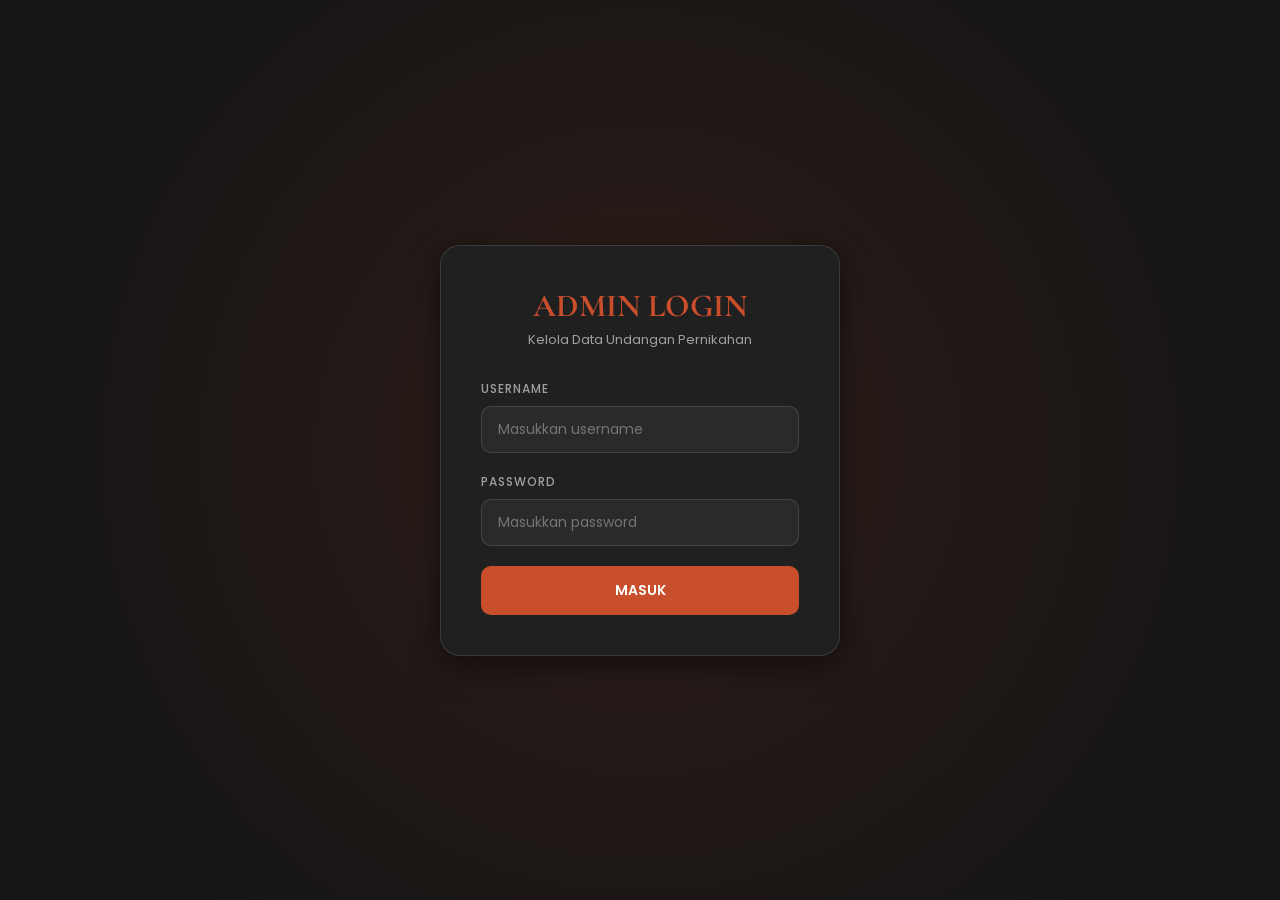
<file: dashboard.html>
<!doctype html>
<html lang="id">
  <head>
    <meta charset="UTF-8" />
    <meta name="viewport" content="width=device-width, initial-scale=1.0" />
    <title>Dashboard Admin - Fazl & Nadya Wedding</title>
    <link rel="preconnect" href="https://fonts.googleapis.com" />
    <link rel="preconnect" href="https://fonts.gstatic.com" crossorigin />
    <link
      href="https://fonts.googleapis.com/css2?family=Cormorant+Garamond:wght@600&family=Poppins:wght@300;400;500;600&display=swap"
      rel="stylesheet" />
    <link rel="stylesheet" href="dashboard.css" />
  </head>
  <body>
    <!-- ================= HALAMAN LOGIN ================= -->
    <div id="loginView" class="login-container">
      <div class="login-card">
        <h2>ADMIN LOGIN</h2>
        <p>Kelola Data Undangan Pernikahan</p>
        <form id="loginForm">
          <div class="form-group">
            <label for="username">Username</label>
            <input
              type="text"
              id="username"
              placeholder="Masukkan username"
              required />
          </div>
          <div class="form-group">
            <label for="password">Password</label>
            <input
              type="password"
              id="password"
              placeholder="Masukkan password"
              required />
          </div>
          <button type="submit" class="btn-primary">MASUK</button>
          <div id="loginError" class="error-msg">
            Username atau Password salah!
          </div>
        </form>
      </div>
    </div>

    <!-- ================= DASHBOARD UTAMA ================= -->
    <div id="dashboardView" class="dashboard-container" style="display: none">
      <!-- SIDEBAR -->
      <aside class="sidebar">
        <div class="sidebar-brand">
          <h2>Fazl & Nadya</h2>
          <small>Wedding Admin Panel</small>
        </div>
        <nav class="sidebar-menu">
          <button class="nav-btn active" onclick="switchTab('pengantin')">
            📌 Pengantin & Utama
          </button>
          <button class="nav-btn" onclick="switchTab('detail')">
            👤 Detail Pasangan
          </button>
          <button class="nav-btn" onclick="switchTab('story')">
            📖 Love Story
          </button>
          <button class="nav-btn" onclick="switchTab('lokasi')">
            📍 Lokasi & Media
          </button>
          <button class="nav-btn" onclick="switchTab('ucapan')">
            💌 Daftar Ucapan
          </button>
        </nav>
        <button class="btn-logout" onclick="logout()">LOGOUT</button>
      </aside>

      <!-- CONTENT AREA -->
      <main class="main-content">
        <!-- HEADER -->
        <header class="topbar">
          <h1 id="pageTitle">Pengantin & Informasi Utama</h1>
          <a href="index.html" target="_blank" class="btn-preview"
            >🔗 Lihat Landing Page</a
          >
        </header>

        <form id="adminDataForm">
          <!-- TAB 1: PENGANTIN & UTAMA -->
          <section id="tab-pengantin" class="tab-content active">
            <div class="card">
              <h3>Nama Pasangan Utama</h3>
              <div class="form-grid">
                <div class="form-group">
                  <label>Nama Pria (Panggilan)</label>
                  <input type="text" id="groomShort" name="groomShort" />
                </div>
                <div class="form-group">
                  <label>Nama Wanita (Panggilan)</label>
                  <input type="text" id="brideShort" name="brideShort" />
                </div>
              </div>
            </div>

            <div class="card">
              <h3>Waktu & Countdown Acara</h3>
              <div class="form-grid">
                <div class="form-group">
                  <label>Tanggal (HH)</label>
                  <input
                    type="text"
                    id="eventDay"
                    name="eventDay"
                    placeholder="12" />
                </div>
                <div class="form-group">
                  <label>Bulan (BB)</label>
                  <input
                    type="text"
                    id="eventMonth"
                    name="eventMonth"
                    placeholder="12" />
                </div>
                <div class="form-group">
                  <label>Tahun (TTTT)</label>
                  <input
                    type="text"
                    id="eventYear"
                    name="eventYear"
                    placeholder="2027" />
                </div>
                <div class="form-group">
                  <label>Target Countdown (YYYY-MM-DD HH:MM:SS)</label>
                  <input
                    type="text"
                    id="countdownTarget"
                    name="countdownTarget"
                    placeholder="2027-12-12 09:00:00" />
                </div>
              </div>
            </div>
          </section>

          <!-- TAB 2: DETAIL PASANGAN -->
          <section id="tab-detail" class="tab-content">
            <div class="card">
              <h3>Detail Pengantin Pria (Groom)</h3>
              <div class="form-group">
                <label>Nama Lengkap & Gelar</label>
                <input type="text" id="groomFull" name="groomFull" />
              </div>
              <div class="form-group">
                <label>Tanggal Lahir</label>
                <input type="text" id="groomBirth" name="groomBirth" />
              </div>
              <div class="form-group">
                <label>Nama Orang Tua</label>
                <input type="text" id="groomParents" name="groomParents" />
              </div>
              <div class="form-group">
                <label>Kutipan / Quote</label>
                <textarea id="groomQuote" name="groomQuote" rows="3"></textarea>
              </div>
            </div>

            <div class="card">
              <h3>Detail Pengantin Wanita (Bride)</h3>
              <div class="form-group">
                <label>Nama Lengkap & Gelar</label>
                <input type="text" id="brideFull" name="brideFull" />
              </div>
              <div class="form-group">
                <label>Tanggal Lahir</label>
                <input type="text" id="brideBirth" name="brideBirth" />
              </div>
              <div class="form-group">
                <label>Nama Orang Tua</label>
                <input type="text" id="brideParents" name="brideParents" />
              </div>
              <div class="form-group">
                <label>Kutipan / Quote</label>
                <textarea id="brideQuote" name="brideQuote" rows="3"></textarea>
              </div>
            </div>
          </section>

          <!-- TAB 3: LOVE STORY -->
          <section id="tab-story" class="tab-content">
            <div class="card">
              <h3>Story 1: Pertemuan Pertama</h3>
              <div class="form-group">
                <label>Judul & Tahun</label>
                <input type="text" id="story1Title" name="story1Title" />
              </div>
              <div class="form-group">
                <label>Deskripsi Singkat</label>
                <textarea id="story1Text" name="story1Text" rows="2"></textarea>
              </div>
            </div>

            <div class="card">
              <h3>Story 2: Perjalanan</h3>
              <div class="form-group">
                <label>Judul & Tahun</label>
                <input type="text" id="story2Title" name="story2Title" />
              </div>
              <div class="form-group">
                <label>Deskripsi Singkat</label>
                <textarea id="story2Text" name="story2Text" rows="2"></textarea>
              </div>
            </div>

            <div class="card">
              <h3>Story 3: Awal Selamanya</h3>
              <div class="form-group">
                <label>Judul & Tahun</label>
                <input type="text" id="story3Title" name="story3Title" />
              </div>
              <div class="form-group">
                <label>Deskripsi Singkat</label>
                <textarea id="story3Text" name="story3Text" rows="2"></textarea>
              </div>
            </div>
          </section>

          <!-- TAB 4: LOKASI & MEDIA -->
          <section id="tab-lokasi" class="tab-content">
            <div class="card">
              <h3>Lokasi Acara</h3>
              <div class="form-group">
                <label>Link Google Maps</label>
                <input type="text" id="mapsUrl" name="mapsUrl" />
              </div>
              <div class="form-group">
                <label>Teks Tombol Hadiah / Cashless</label>
                <textarea
                  id="cashlessText"
                  name="cashlessText"
                  rows="2"></textarea>
              </div>
            </div>
          </section>

          <!-- ACTION BUTTON -->
          <div class="save-bar" id="saveBar">
            <button type="submit" class="btn-save">💾 SIMPAN PERUBAHAN</button>
          </div>
        </form>

        <!-- TAB 5: DAFTAR UCAPAN (GUESTBOOK) -->
        <section id="tab-ucapan" class="tab-content">
          <div class="card">
            <div class="card-header-flex">
              <h3>Pesan & Ucapan Tamu</h3>
              <button class="btn-danger-sm" onclick="clearAllWishes()">
                Hapus Semua Pesan
              </button>
            </div>
            <div class="table-responsive">
              <table class="data-table">
                <thead>
                  <tr>
                    <th>No</th>
                    <th>Nama Tamu</th>
                    <th>Pesan / Ucapan</th>
                    <th>Aksi</th>
                  </tr>
                </thead>
                <tbody id="wishesTableBody">
                  <!-- Data ucapan diisi lewat JS -->
                </tbody>
              </table>
            </div>
          </div>
        </section>
      </main>
    </div>

    <!-- TOAST NOTIFICATION -->
    <div id="toast" class="toast">Data berhasil disimpan!</div>

    <script src="dashboard.js"></script>
  </body>
</html>
</file>
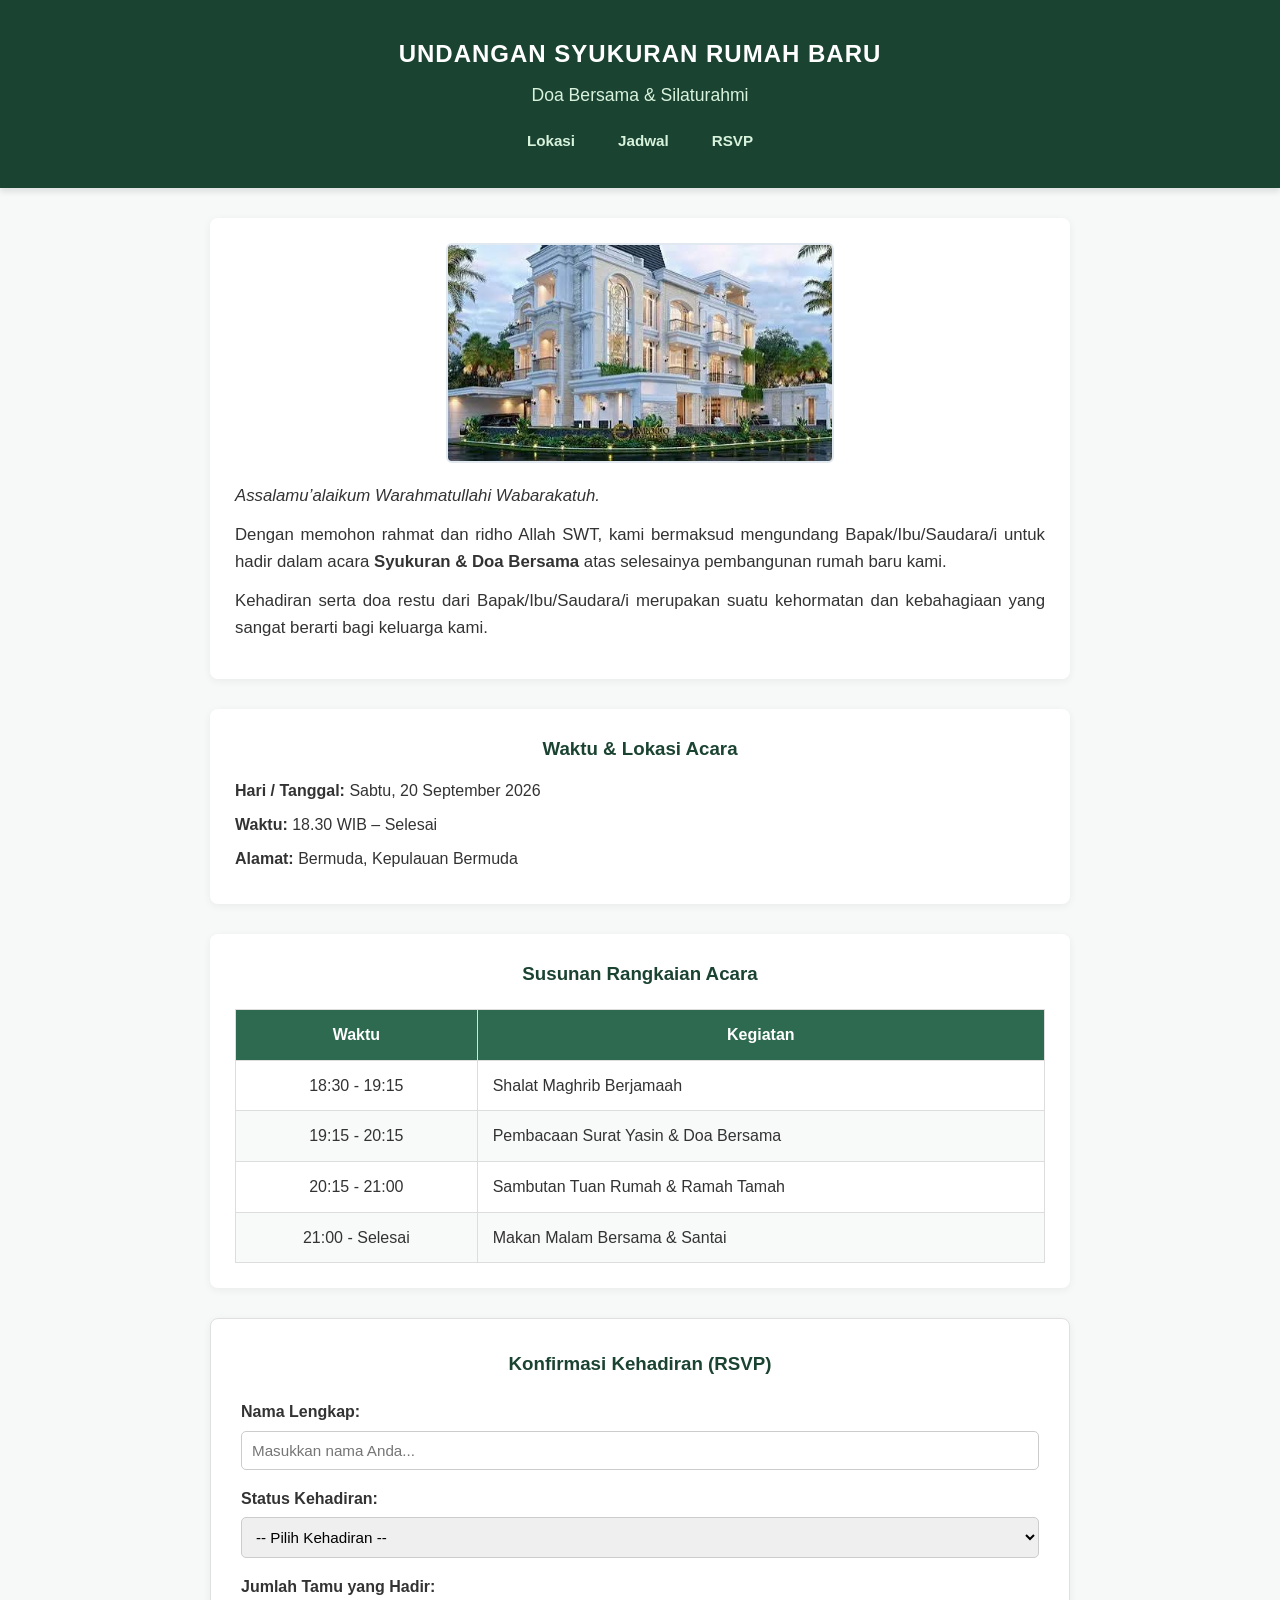
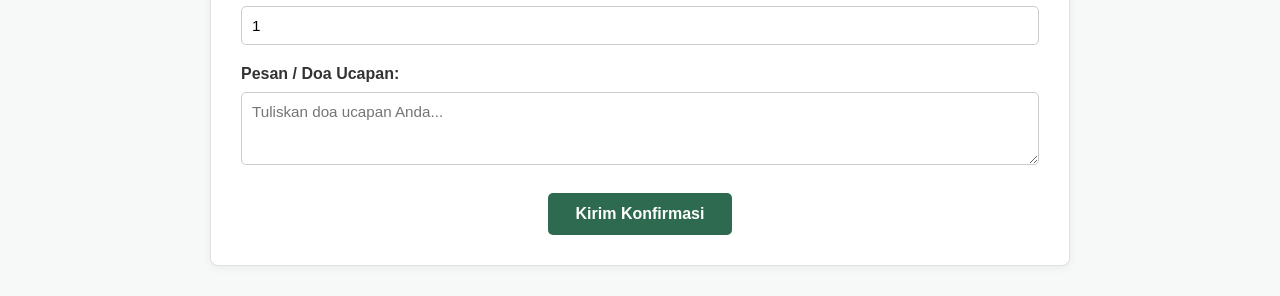
<file: Fazl/Quiz 1/quiz.html>
<!doctype html>
<html lang="id">
  <head>
    <meta charset="UTF-8" />
    <meta name="viewport" content="width=device-width, initial-scale=1.0" />
    <title>Undangan Syukuran Rumah Baru</title>
    <link rel="stylesheet" href="style.css" />
  </head>
  <body>
    <header class="syukuran">
      <h1>UNDANGAN SYUKURAN RUMAH BARU</h1>
      <h2>Doa Bersama & Silaturahmi</h2>

      <nav>
        <ul>
          <li><a href="#lokasi">Lokasi</a></li>
          <li><a href="#jadwal">Jadwal</a></li>
          <li><a href="#rsvp">RSVP</a></li>
        </ul>
      </nav>
    </header>

    <main>
      <section id="tentang" class="konten">
        <div id="content">
          <aside>
            <img class="gambar1" src="images.jpg" alt="Rumah Baru" />
          </aside>
        </div>

        <div class="deskripsi-acara">
          <p><em>Assalamu’alaikum Warahmatullahi Wabarakatuh.</em></p>
          <p>
            Dengan memohon rahmat dan ridho Allah SWT, kami bermaksud mengundang
            Bapak/Ibu/Saudara/i untuk hadir dalam acara
            <strong>Syukuran & Doa Bersama</strong> atas selesainya pembangunan
            rumah baru kami.
          </p>
          <p>
            Kehadiran serta doa restu dari Bapak/Ibu/Saudara/i merupakan suatu
            kehormatan dan kebahagiaan yang sangat berarti bagi keluarga kami.
          </p>
        </div>
      </section>

      <section id="lokasi" class="lokasi-acara">
        <h3>Waktu & Lokasi Acara</h3>
        <div class="detail-lokasi">
          <p><strong>Hari / Tanggal:</strong> Sabtu, 20 September 2026</p>
          <p><strong>Waktu:</strong> 18.30 WIB – Selesai</p>
          <p>
            <strong>Alamat:</strong>
            <a
              href="https://www.google.com/maps/place/Bermuda/@32.3191917,-64.9312071,11z/data=!3m1!4b1!4m6!3m5!1s0x8a2d139e8668b0a5:0x3cdffdc72c99b8bc!8m2!3d32.3078!4d-64.7505!16zL20vMDE2NWI?entry=ttu&g_ep=EgoyMDI2MDkwOS4wIKXMDSoASAFQAw%3D%3D"
              target="_blank"
              >Bermuda, Kepulauan Bermuda</a
            >
          </p>
        </div>
      </section>

      <section id="jadwal" class="jadwal-acara">
        <h3>Susunan Rangkaian Acara</h3>
        <table class="tabel-jadwal">
          <thead>
            <tr>
              <th>Waktu</th>
              <th>Kegiatan</th>
            </tr>
          </thead>
          <tbody>
            <tr>
              <td class="teks-tengah">18:30 - 19:15</td>
              <td>Shalat Maghrib Berjamaah</td>
            </tr>
            <tr>
              <td class="teks-tengah">19:15 - 20:15</td>
              <td>Pembacaan Surat Yasin & Doa Bersama</td>
            </tr>
            <tr>
              <td class="teks-tengah">20:15 - 21:00</td>
              <td>Sambutan Tuan Rumah & Ramah Tamah</td>
            </tr>
            <tr>
              <td class="teks-tengah">21:00 - Selesai</td>
              <td>Makan Malam Bersama & Santai</td>
            </tr>
          </tbody>
        </table>
      </section>

      <section id="rsvp" class="rsvp-form">
        <h3>Konfirmasi Kehadiran (RSVP)</h3>
        <form action="#" method="POST">
          <div class="form-group">
            <label for="nama">Nama Lengkap:</label>
            <input
              type="text"
              id="nama"
              name="nama"
              placeholder="Masukkan nama Anda..."
              required />
          </div>

          <div class="form-group">
            <label for="status">Status Kehadiran:</label>
            <select id="status" name="status" required>
              <option value="">-- Pilih Kehadiran --</option>
              <option value="Hadir">Bisa Hadir</option>
              <option value="Ragu">Masih Ragu</option>
              <option value="Tidak Hadir">Maaf, Belum Bisa Hadir</option>
            </select>
          </div>

          <div class="form-group">
            <label for="jumlah">Jumlah Tamu yang Hadir:</label>
            <input
              type="number"
              id="jumlah"
              name="jumlah"
              min="1"
              max="5"
              value="1" />
          </div>

          <div class="form-group">
            <label for="pesan">Pesan / Doa Ucapan:</label>
            <textarea
              id="pesan"
              name="pesan"
              rows="3"
              placeholder="Tuliskan doa ucapan Anda..."></textarea>
          </div>

          <div class="form-submit">
            <button type="submit">Kirim Konfirmasi</button>
          </div>
        </form>
      </section>
    </main>
  </body>
</html>
</file>
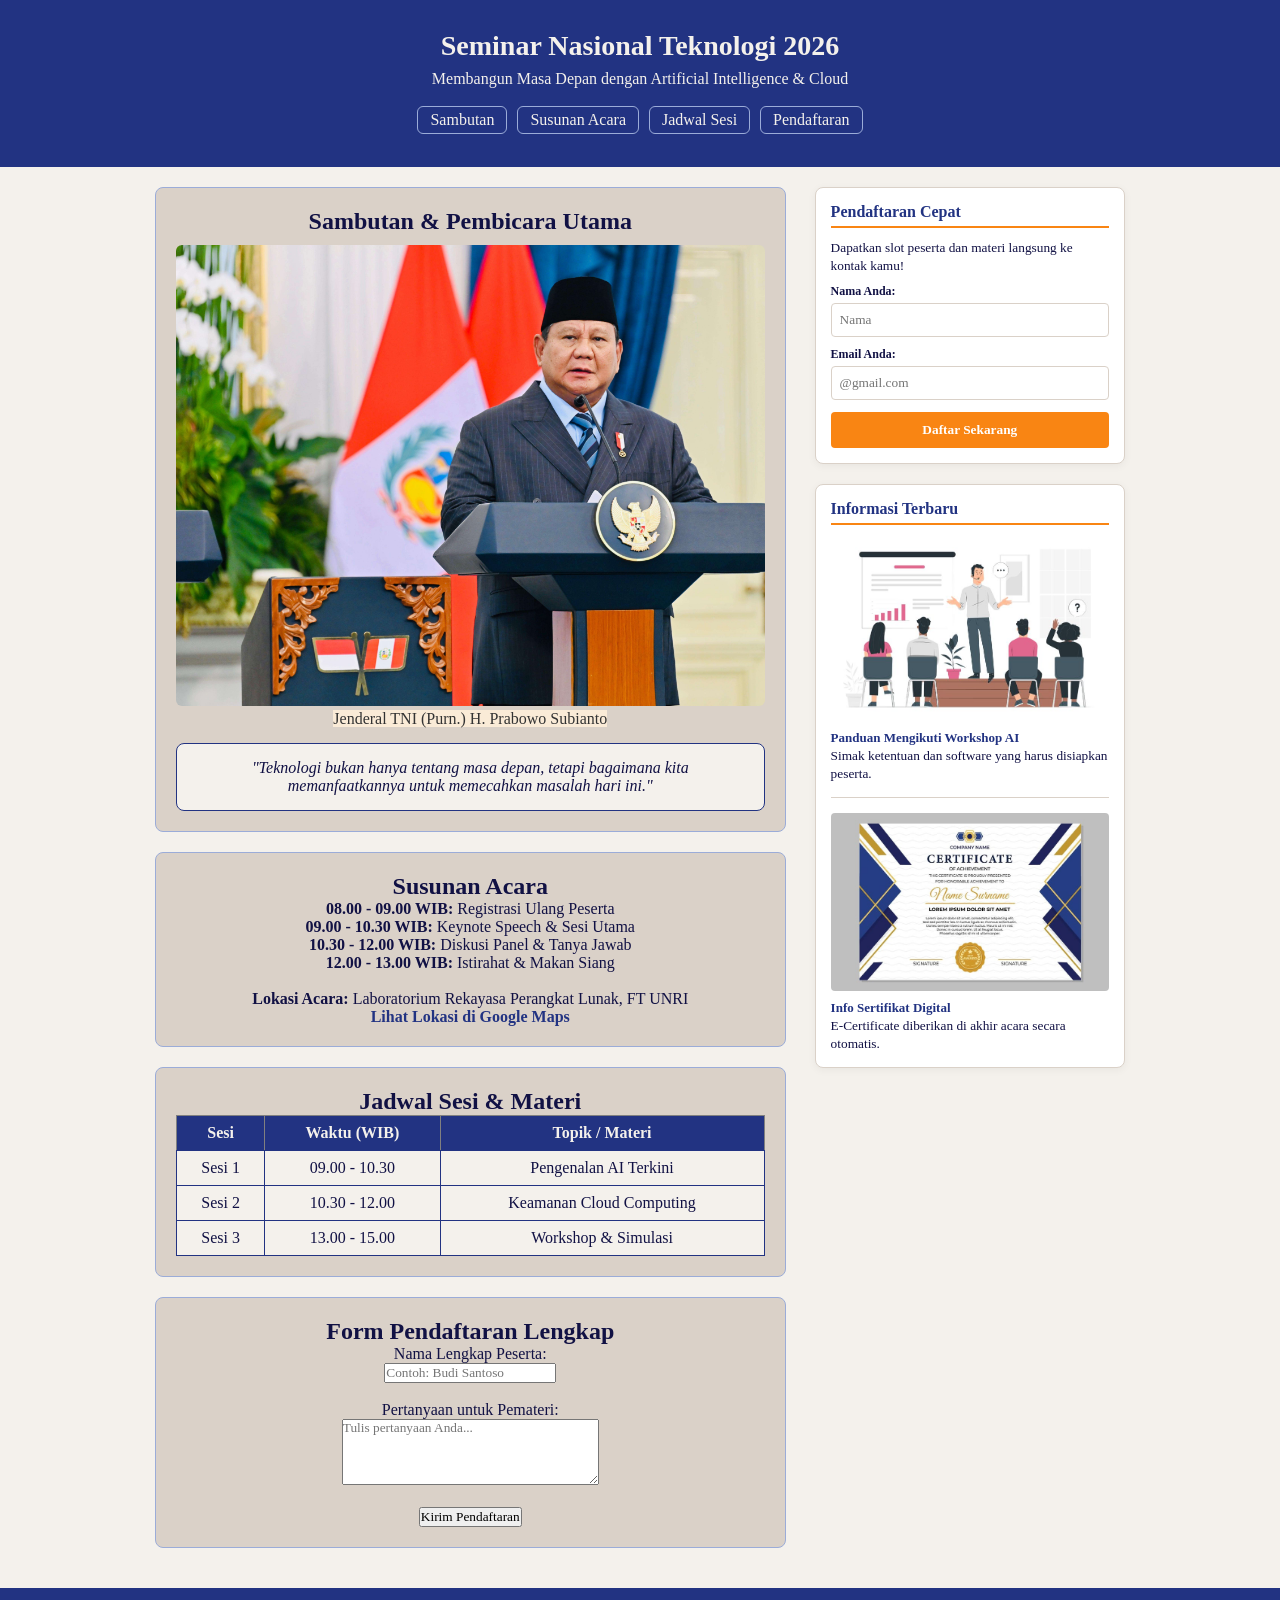
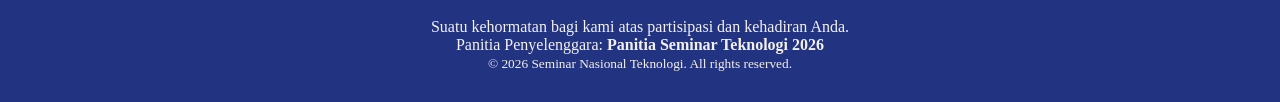
<file: Quiz 1/Claudya/Quiz-Claudya.html>
<!DOCTYPE html>
<html lang="id">
  <head>
    <meta charset="UTF-8" />
    <meta name="viewport" content="width=device-width, initial-scale=1.0" />
    <title>Undangan Seminar Teknologi 2026</title>
    <link rel="stylesheet" href="Css-Claudya.css" />
  </head>
  <body>

    <header>
      <h1>Seminar Nasional Teknologi 2026</h1>
      <p>Membangun Masa Depan dengan Artificial Intelligence &amp; Cloud</p>

      <nav>
        <ul>
          <li><a href="#sambutan">Sambutan</a></li>
          <li><a href="#acara">Susunan Acara</a></li>
          <li><a href="#jadwal">Jadwal Sesi</a></li>
          <li><a href="#rsvp">Pendaftaran</a></li>
        </ul>
      </nav>
    </header>

    <div class="wrapper-utama">

      <main class="konten-utama">

        <section id="sambutan">
          <h2>Sambutan &amp; Pembicara Utama</h2>
          <figure>
            <img src="pakprabowo2.jpeg" alt="Foto Pembicara" />
            <figcaption><mark>Jenderal TNI (Purn.) H. Prabowo Subianto</mark></figcaption>
          </figure>

          <blockquote cite="https://maps.app.goo.gl/CHoDipDiRMY82Hhb7">
            <p class="tes-border">
              <em>"Teknologi bukan hanya tentang masa depan, tetapi bagaimana kita memanfaatkannya untuk memecahkan masalah hari ini."</em>
            </p>
          </blockquote>
        </section>

        <section id="acara">
          <h2>Susunan Acara</h2>
          <ul style="list-style-type: none; padding: 0;">
            <li><strong>08.00 - 09.00 WIB:</strong> Registrasi Ulang Peserta</li>
            <li><strong>09.00 - 10.30 WIB:</strong> Keynote Speech &amp; Sesi Utama</li>
            <li><strong>10.30 - 12.00 WIB:</strong> Diskusi Panel &amp; Tanya Jawab</li>
            <li><strong>12.00 - 13.00 WIB:</strong> Istirahat &amp; Makan Siang</li>
          </ul>

          <p><br />
            <strong>Lokasi Acara:</strong> Laboratorium Rekayasa Perangkat Lunak, FT UNRI<br />
            <a href="https://maps.app.goo.gl/WDjpdXD8g7PFVthcA" target="_blank" class="link-lokasi">Lihat Lokasi di Google Maps</a>
          </p>
        </section>

        <section id="jadwal">
          <h2>Jadwal Sesi &amp; Materi</h2>
          <table border="1" style="margin: 0 auto;">
            <thead>
              <tr>
                <th>Sesi</th>
                <th>Waktu (WIB)</th>
                <th>Topik / Materi</th>
              </tr>
            </thead>
            <tbody>
              <tr>
                <td>Sesi 1</td>
                <td>09.00 - 10.30</td>
                <td>Pengenalan AI Terkini</td>
              </tr>
              <tr>
                <td>Sesi 2</td>
                <td>10.30 - 12.00</td>
                <td>Keamanan Cloud Computing</td>
              </tr>
              <tr>
                <td>Sesi 3</td>
                <td>13.00 - 15.00</td>
                <td>Workshop &amp; Simulasi</td>
              </tr>
            </tbody>
          </table>
        </section>

        <section id="rsvp">
          <h2>Form Pendaftaran Lengkap</h2>
          <form action="#" method="POST">
            <div>
              <label for="namaTamu">Nama Lengkap Peserta:</label><br />
              <input type="text" id="namaTamu" name="nama_peserta" placeholder="Contoh: Budi Santoso" required />
            </div>
            <br />
            <div>
              <label for="pesan">Pertanyaan untuk Pemateri:</label><br />
              <textarea id="pesan" name="pertanyaan" rows="4" cols="30" placeholder="Tulis pertanyaan Anda..."></textarea>
            </div>
            <br />
            <input type="submit" value="Kirim Pendaftaran" />
          </form>
        </section>

      </main>

      <aside class="sidebar-kanan">

        <div class="widget-box">
          <h3>Pendaftaran Cepat</h3>
          <p><small>Dapatkan slot peserta dan materi langsung ke kontak kamu!</small></p>
          
          <form action="#" method="POST" class="form-aside">
            <label for="nama-cepat">Nama Anda:</label>
            <input type="text" id="nama-cepat" placeholder="Nama" required />

            <label for="email-cepat">Email Anda:</label>
            <input type="email" id="email-cepat" placeholder="@gmail.com" required />

            <input type="submit" value="Daftar Sekarang" class="btn-oranye" />
          </form>
        </div>

        <div class="widget-box">
          <h3>Informasi Terbaru</h3>
          
          <div class="item-berita">
            <img src="panduanseminar.jpg" alt="Panduan Seminar" />
            <h4>Panduan Mengikuti Workshop AI</h4>
            <p><small>Simak ketentuan dan software yang harus disiapkan peserta.</small></p>
          </div>

          <hr style="margin: 15px 0; border: 0; border-top: 1px solid #DAD1C8;" />

          <div class="item-berita">
            <img src="sertifikatseminar.jpg" alt="E-Certificate" />
            <h4>Info Sertifikat Digital</h4>
            <p><small>E-Certificate diberikan di akhir acara secara otomatis.</small></p>
          </div>
        </div>

      </aside>

    </div>

    <footer>
      <p>Suatu kehormatan bagi kami atas partisipasi dan kehadiran Anda.</p>
      <p>Panitia Penyelenggara: <strong>Panitia Seminar Teknologi 2026</strong></p>
      <p><small>&copy; 2026 Seminar Nasional Teknologi. All rights reserved.</small></p>
    </footer>

  </body>
</html>
</file>
<file: dashboard.css>
* {
  margin: 0;
  padding: 0;
  box-sizing: border-box;
  font-family: "Poppins", sans-serif;
}

:root {
  --primary: #c94e2c;
  --primary-hover: #aa3d20;
  --bg-dark: #151515;
  --bg-card: #202020;
  --bg-input: #2a2a2a;
  --text-main: #f0f0f0;
  --text-muted: #a0a0a0;
  --border: rgba(255, 255, 255, 0.12);
  --danger: #d9534f;
}

body {
  background-color: var(--bg-dark);
  color: var(--text-main);
  min-height: 100vh;
}

/* ================= LOGIN STYLE ================= */
.login-container {
  display: flex;
  justify-content: center;
  align-items: center;
  min-height: 100vh;
  padding: 20px;
  background: radial-gradient(
    circle,
    rgba(201, 78, 44, 0.15) 0%,
    rgba(21, 21, 21, 1) 80%
  );
}

.login-card {
  background: var(--bg-card);
  padding: 40px;
  border-radius: 20px;
  border: 1px solid var(--border);
  width: 100%;
  max-width: 400px;
  text-align: center;
  box-shadow: 0 10px 30px rgba(0, 0, 0, 0.5);
}

.login-card h2 {
  font-family: "Cormorant Garamond", serif;
  font-size: 32px;
  color: var(--primary);
  margin-bottom: 5px;
}

.login-card p {
  font-size: 13px;
  color: var(--text-muted);
  margin-bottom: 30px;
}

.form-group {
  text-align: left;
  margin-bottom: 20px;
}

.form-group label {
  display: block;
  font-size: 12px;
  font-weight: 500;
  margin-bottom: 8px;
  color: var(--text-muted);
  text-transform: uppercase;
  letter-spacing: 1px;
}

.form-group input,
.form-group textarea {
  width: 100%;
  padding: 12px 16px;
  background: var(--bg-input);
  border: 1px solid var(--border);
  border-radius: 10px;
  color: #fff;
  font-size: 14px;
  outline: none;
  transition: 0.3s;
}

.form-group input:focus,
.form-group textarea:focus {
  border-color: var(--primary);
}

.btn-primary {
  width: 100%;
  padding: 14px;
  background: var(--primary);
  border: none;
  border-radius: 10px;
  color: #fff;
  font-weight: 600;
  font-size: 14px;
  cursor: pointer;
  transition: 0.3s;
}

.btn-primary:hover {
  background: var(--primary-hover);
}

.error-msg {
  color: var(--danger);
  font-size: 13px;
  margin-top: 15px;
  display: none;
}

/* ================= DASHBOARD LAYOUT ================= */
.dashboard-container {
  display: flex;
  min-height: 100vh;
}

/* SIDEBAR */
.sidebar {
  width: 280px;
  background: var(--bg-card);
  border-right: 1px solid var(--border);
  display: flex;
  flex-direction: column;
  padding: 30px 20px;
  position: fixed;
  height: 100vh;
}

.sidebar-brand {
  margin-bottom: 40px;
  padding-left: 10px;
}

.sidebar-brand h2 {
  font-family: "Cormorant Garamond", serif;
  font-size: 28px;
  color: var(--primary);
  line-height: 1;
}

.sidebar-brand small {
  font-size: 11px;
  color: var(--text-muted);
}

.sidebar-menu {
  display: flex;
  flex-direction: column;
  gap: 10px;
  flex: 1;
}

.nav-btn {
  background: transparent;
  border: none;
  color: var(--text-muted);
  padding: 14px 18px;
  border-radius: 12px;
  text-align: left;
  font-size: 14px;
  font-weight: 500;
  cursor: pointer;
  transition: 0.3s;
}

.nav-btn:hover,
.nav-btn.active {
  background: rgba(201, 78, 44, 0.15);
  color: var(--primary);
}

.btn-logout {
  background: rgba(217, 83, 79, 0.15);
  color: var(--danger);
  border: 1px solid rgba(217, 83, 79, 0.3);
  padding: 12px;
  border-radius: 10px;
  font-weight: 600;
  cursor: pointer;
  transition: 0.3s;
}

.btn-logout:hover {
  background: var(--danger);
  color: #fff;
}

/* MAIN CONTENT */
.main-content {
  margin-left: 280px;
  flex: 1;
  padding: 40px;
  padding-bottom: 100px;
}

.topbar {
  display: flex;
  justify-content: space-between;
  align-items: center;
  margin-bottom: 30px;
}

.topbar h1 {
  font-size: 24px;
  font-weight: 600;
}

.btn-preview {
  color: var(--primary);
  text-decoration: none;
  border: 1px solid var(--primary);
  padding: 8px 18px;
  border-radius: 20px;
  font-size: 13px;
  transition: 0.3s;
}

.btn-preview:hover {
  background: var(--primary);
  color: #fff;
}

/* CARDS & FORM */
.card {
  background: var(--bg-card);
  border: 1px solid var(--border);
  border-radius: 16px;
  padding: 25px;
  margin-bottom: 25px;
}

.card h3 {
  font-size: 16px;
  color: var(--primary);
  margin-bottom: 20px;
  padding-bottom: 10px;
  border-bottom: 1px solid var(--border);
}

.form-grid {
  display: grid;
  grid-template-columns: repeat(auto-fit, minmax(200px, 1fr));
  gap: 15px;
}

.tab-content {
  display: none;
}

.tab-content.active {
  display: block;
}

/* SAVE BAR */
.save-bar {
  position: fixed;
  bottom: 20px;
  right: 40px;
  z-index: 99;
}

.btn-save {
  background: var(--primary);
  color: #fff;
  border: none;
  padding: 15px 35px;
  border-radius: 30px;
  font-size: 15px;
  font-weight: 600;
  cursor: pointer;
  box-shadow: 0 10px 25px rgba(201, 78, 44, 0.4);
  transition: 0.3s;
}

.btn-save:hover {
  background: var(--primary-hover);
  transform: translateY(-2px);
}

/* TABLE UCAPAN */
.card-header-flex {
  display: flex;
  justify-content: space-between;
  align-items: center;
  margin-bottom: 20px;
}

.btn-danger-sm {
  background: rgba(217, 83, 79, 0.2);
  color: var(--danger);
  border: 1px solid var(--danger);
  padding: 6px 14px;
  border-radius: 8px;
  font-size: 12px;
  cursor: pointer;
}

.table-responsive {
  overflow-x: auto;
}

.data-table {
  width: 100%;
  border-collapse: collapse;
  text-align: left;
}

.data-table th,
.data-table td {
  padding: 14px 18px;
  border-bottom: 1px solid var(--border);
  font-size: 14px;
}

.data-table th {
  color: var(--text-muted);
  font-size: 12px;
  text-transform: uppercase;
}

.btn-del {
  background: var(--danger);
  color: #fff;
  border: none;
  padding: 5px 12px;
  border-radius: 6px;
  font-size: 12px;
  cursor: pointer;
}

/* TOAST */
.toast {
  position: fixed;
  top: 20px;
  right: 20px;
  background: #2e7d32;
  color: #fff;
  padding: 12px 25px;
  border-radius: 10px;
  font-size: 14px;
  opacity: 0;
  pointer-events: none;
  transition: 0.3s;
  z-index: 1000;
}

.toast.show {
  opacity: 1;
}

/* RESPONSIVE DOKUMEN */
@media screen and (max-width: 900px) {
  .sidebar {
    width: 80px;
    padding: 20px 10px;
  }
  .sidebar-brand h2,
  .sidebar-brand small,
  .nav-btn span {
    display: none;
  }
  .main-content {
    margin-left: 80px;
    padding: 20px;
  }
  .save-bar {
    right: 20px;
  }
}
</file>
<file: Fazl/Quiz 1/style.css>
* {
  box-sizing: border-box;
  margin: 0;
  padding: 0;
  font-family: "Segoe UI", Tahoma, Geneva, Verdana, sans-serif;
}

body {
  background-color: #f7f9f8;
  color: #333333;
  line-height: 1.6;
}

header.syukuran {
  background-color: #1b4332;
  color: #ffffff;
  text-align: center;
  padding: 35px 20px;
  box-shadow: 0 4px 6px rgba(0, 0, 0, 0.1);
}

header.syukuran h1 {
  font-size: 1.5rem;
  letter-spacing: 1px;
  margin-bottom: 8px;
}

header.syukuran h2 {
  font-size: 1.1rem;
  font-weight: 400;
  color: #d8f3dc;
}

main {
  max-width: 900px;
  margin: 30px auto;
  padding: 0 20px;
}

.konten {
  background: #ffffff;
  padding: 25px;
  border-radius: 8px;
  box-shadow: 0 2px 8px rgba(0, 0, 0, 0.06);
  margin-bottom: 30px;
}

#content aside {
  display: flex;
  gap: 15px;
  justify-content: center;
  margin-bottom: 20px;
}

#content aside img {
  width: 48%;
  height: 220px;
  object-fit: cover;
  border-radius: 6px;
  border: 2px solid #e2e8f0;
}

.deskripsi-acara p {
  margin-bottom: 12px;
  font-size: 1.05rem;
  text-align: justify;
}

.lokasi-acara {
  background: #ffffff;
  padding: 25px;
  border-radius: 8px;
  box-shadow: 0 2px 8px rgba(0, 0, 0, 0.06);
  margin-bottom: 30px;
}

.lokasi-acara h3 {
  text-align: center;
  color: #1b4332;
  margin-bottom: 15px;
}

.detail-lokasi p {
  font-size: 1rem;
  margin-bottom: 8px;
}

a {
  color: #333333;
  text-decoration: none;
}

a:hover {
  color: #06118c;
  text-decoration: underline;
}

.jadwal-acara {
  background: #ffffff;
  padding: 25px;
  border-radius: 8px;
  box-shadow: 0 2px 8px rgba(0, 0, 0, 0.06);
  margin-bottom: 30px;
}

.jadwal-acara h3 {
  text-align: center;
  color: #1b4332;
  margin-bottom: 20px;
}

.tabel-jadwal {
  width: 100%;
  border-collapse: collapse;
  margin: 0 auto;
}

.tabel-jadwal th,
.tabel-jadwal td {
  border: 1px solid #dddddd;
  padding: 12px 15px;
  text-align: left;
}

.tabel-jadwal th {
  background-color: #2d6a4f;
  color: white;
  text-align: center;
}

.tabel-jadwal tr:nth-child(even) {
  background-color: #f8faf9;
}

.teks-tengah {
  text-align: center !important;
}

.rsvp-form {
  background: #ffffff;
  padding: 30px;
  border-radius: 8px;
  border: 1px solid #e0e0e0;
  box-shadow: 0 2px 8px rgba(0, 0, 0, 0.06);
  margin-bottom: 30px;
}

.rsvp-form h3 {
  text-align: center;
  color: #1b4332;
  margin-bottom: 20px;
}

.form-group {
  margin-bottom: 16px;
}

.form-group label {
  display: block;
  margin-bottom: 6px;
  font-weight: 600;
}

.form-group input,
.form-group select,
.form-group textarea {
  width: 100%;
  padding: 10px;
  border: 1px solid #ccc;
  border-radius: 5px;
  font-size: 0.95rem;
}

.form-group input:focus,
.form-group select:focus,
.form-group textarea:focus {
  border-color: #2d6a4f;
  outline: none;
}

.form-submit {
  text-align: center;
  margin-top: 20px;
}

.form-submit button {
  background-color: #2d6a4f;
  color: white;
  padding: 12px 28px;
  border: none;
  border-radius: 5px;
  font-size: 1rem;
  font-weight: bold;
  cursor: pointer;
  transition: background-color 0.2s ease;
}

.form-submit button:hover {
  background-color: #1b4332;
}

footer {
  background-color: #1b4332;
  color: white;
  text-align: center;
  padding: 20px;
  margin-top: 40px;
  font-size: 0.9rem;
}

footer a {
  color: #74c69d;
  text-decoration: none;
}

footer a:hover {
  text-decoration: underline;
}

@media (max-width: 600px) {
  #content aside {
    flex-direction: column;
  }

  #content aside img {
    width: 100%;
  }
}

nav {
  margin-top: 18px;
}

nav ul {
  list-style: none;
  display: flex;
  justify-content: center;
  gap: 15px;
  padding: 0;
}

nav a {
  color: #d8f3dc;
  text-decoration: none;
  font-weight: 600;
  font-size: 0.95rem;
  padding: 6px 14px;
  border-radius: 4px;
  transition: background-color 0.2s ease;
}

nav a:hover {
  background-color: #2d6a4f;
  color: #ffffff;
}
</file>
<file: Quiz 1/Claudya/Css-Claudya.css>
* {
    font-family: Georgia, 'Times New Roman', Times, Serif;
    font-variant: normal;
    margin: 0px;
    padding: 0px;
    box-sizing: border-box;
}

body {
    background-color: #F4F1EC;
    color: #111144;
}

header, footer {
    background-color: #223382;
    color: #F4F1EC;
    padding: 30px;
    text-align: center;
}

header > h1 {
    font-size: 28px;
    margin-bottom: 8px;
}

a:hover {
    color:#F98513;
}

nav {
    margin-top: 15px;
}

nav li {
    display: inline-block;
    padding: 4px;
    border: 1px solid #9BACD8;
    border-radius: 6px;
    margin: 3px;
}

nav li:hover {
    background-color: #9BACD8;
}

a {
    color: #F4F1EC;
    text-decoration: none;
    padding: 8px;  
}

mark {
    background-color:antiquewhite;
    color: #333333;
}

.wrapper-utama {
    max-width: 1000px;
    margin: 20px auto;
    padding: 0 15px;
}

.konten-utama {
    float: left;
    width: 65%;
}

.sidebar-kanan {
    float: right;
    width: 32%;
}

.wrapper-utama::after {
    content: "";
    clear: both;
    display: table;
}

#sambutan, #acara, #jadwal, #rsvp {
    background-color: #DAD1C8;
    border: 1px solid #9BACD8;
    padding: 20px;
    border-radius: 8px;
    margin-bottom: 20px;
    text-align: center;
}

.tes-border {
    border: 1px solid #223382;
    padding: 15px;
    margin-top: 15px;
    border-radius: 8px;
    background-color: #F4F1EC;
}

figure img {
    max-width: 100%;
    border-radius: 6px;
    margin-top: 10px;
}

table {
    background-color: #F4F1EC;
    border-collapse: collapse;
    width: 100%;
    margin-top: 10px;
}

th {
    background-color: #223382;
    color: #F4F1EC;
    padding: 8px;
}

td {
    padding: 8px;
    border: 1px solid #223382;
}

.link-lokasi {
    color: #223382;
    font-weight: bold;
}

.widget-box {
    background-color: #ffffff;
    border: 1px solid #DAD1C8;
    border-radius: 8px;
    padding: 15px;
    margin-bottom: 20px;
    box-shadow: 0 2px 8px rgba(0, 0, 0, 0.05);
}

.widget-box h3 {
    color: #223382;
    margin-bottom: 10px;
    font-size: 16px;
    border-bottom: 2px solid #F98513;
    padding-bottom: 5px;
}

.form-aside label {
    display: block;
    margin-top: 10px;
    font-size: 12px;
    font-weight: bold;
}

.form-aside input[type="text"],
.form-aside input[type="email"] {
    width: 100%;
    padding: 8px;
    margin-top: 4px;
    border: 1px solid #DAD1C8;
    border-radius: 4px;
}

.btn-oranye {
    width: 100%;
    background-color: #F98513;
    color: #ffffff;
    border: none;
    padding: 10px;
    margin-top: 12px;
    font-weight: bold;
    border-radius: 4px;
    cursor: pointer;
}

.btn-oranye:hover {
    background-color: #223382;
}

.item-berita {
    margin-top: 10px;
    text-align: left;
}

.item-berita img {
    width: 100%;
    border-radius: 4px;
    margin-bottom: 5px;
}

.item-berita h4 {
    font-size: 13px;
    color: #223382;
}

.item-berita h4:hover {
    text-decoration: underline;
    cursor: pointer;
}

@media screen and (max-width: 768px) {
    .konten-utama, .sidebar-kanan {
        float: none;
        width: 100%;
    }
}
</file>
